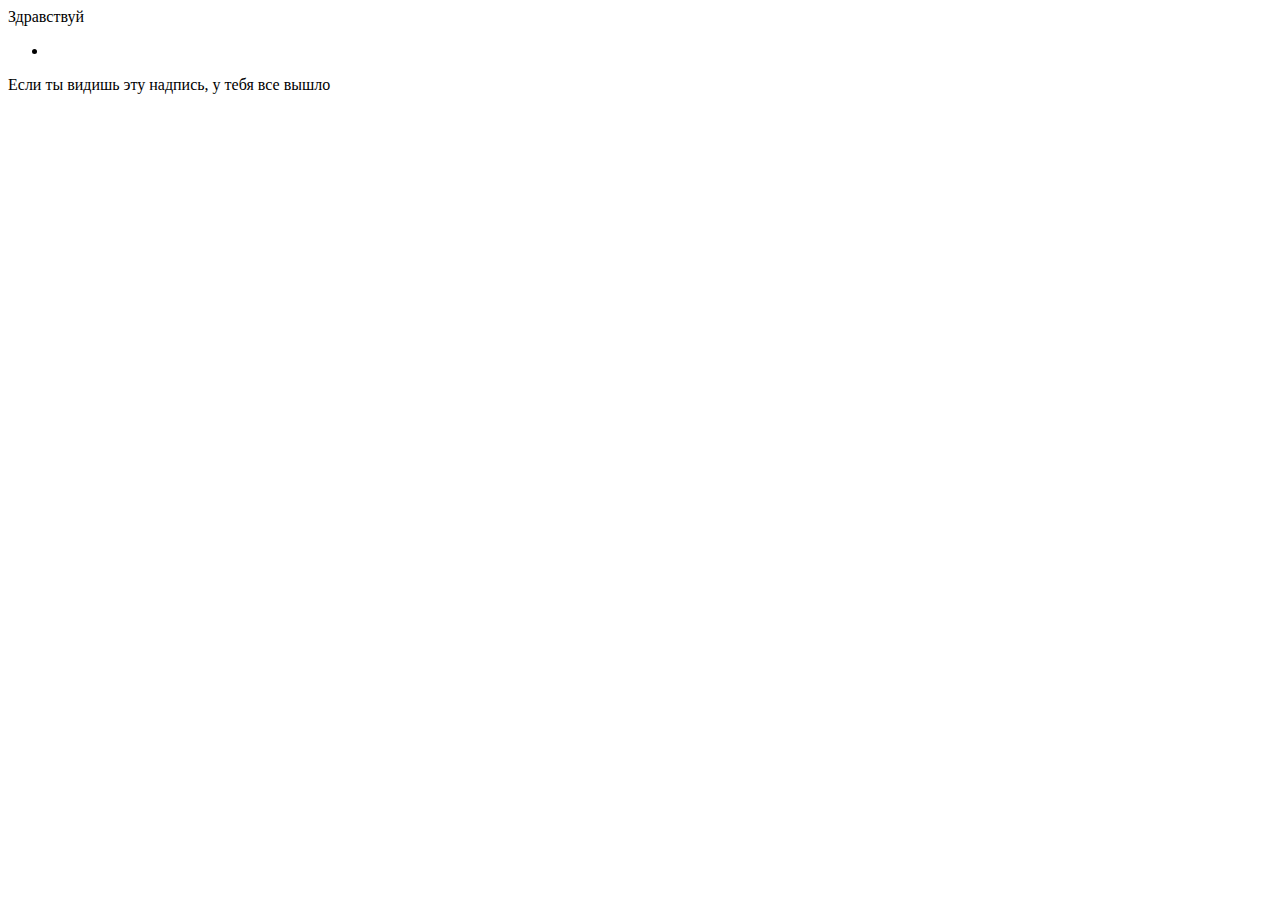
<file: index.html>
<!DOCTYPE html>
<html lang="ru">
    <head>
        <title></title>
        <meta charset="UTF-8">
    </head>
    <body>
        <div>Здравствуй</div>
        <ul>
            <li></li>
        </ul>
        <div>Если ты видишь эту надпись, у тебя все вышло</div>
    </body>
</html>
</file>
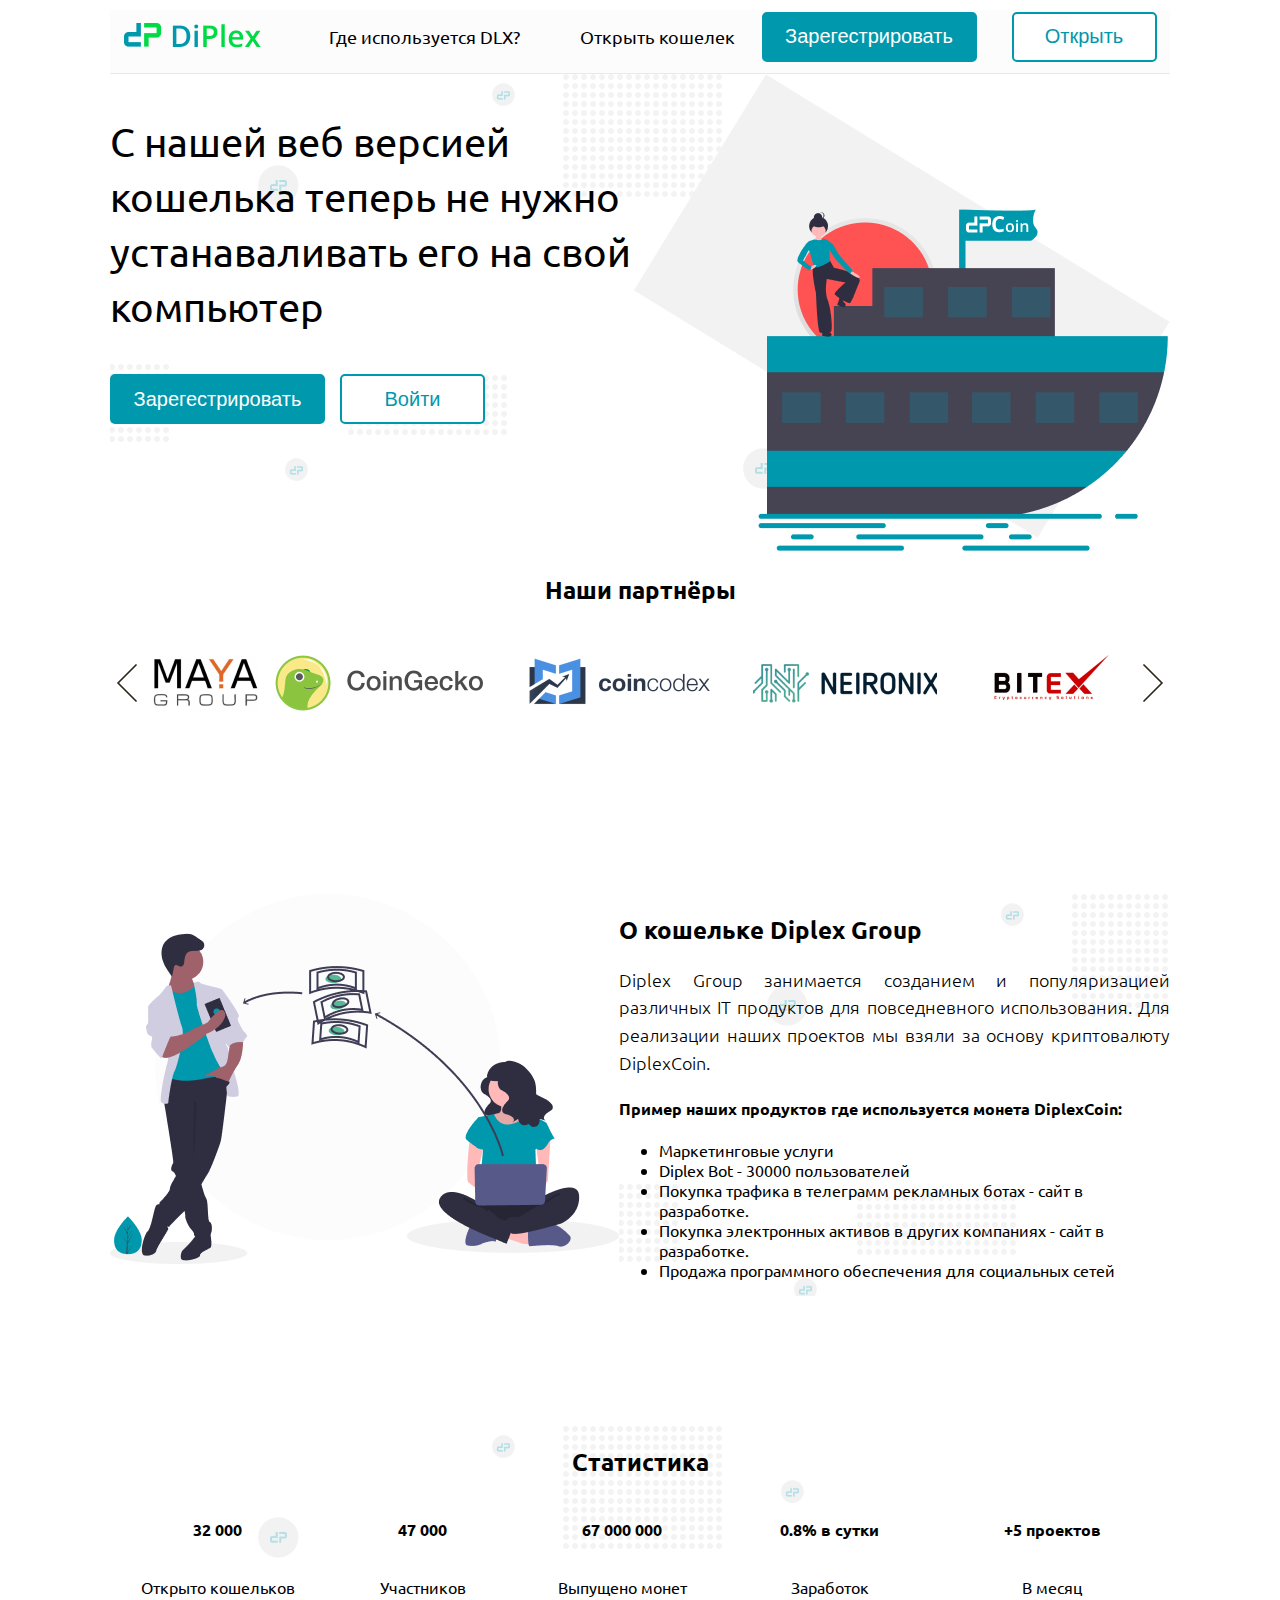
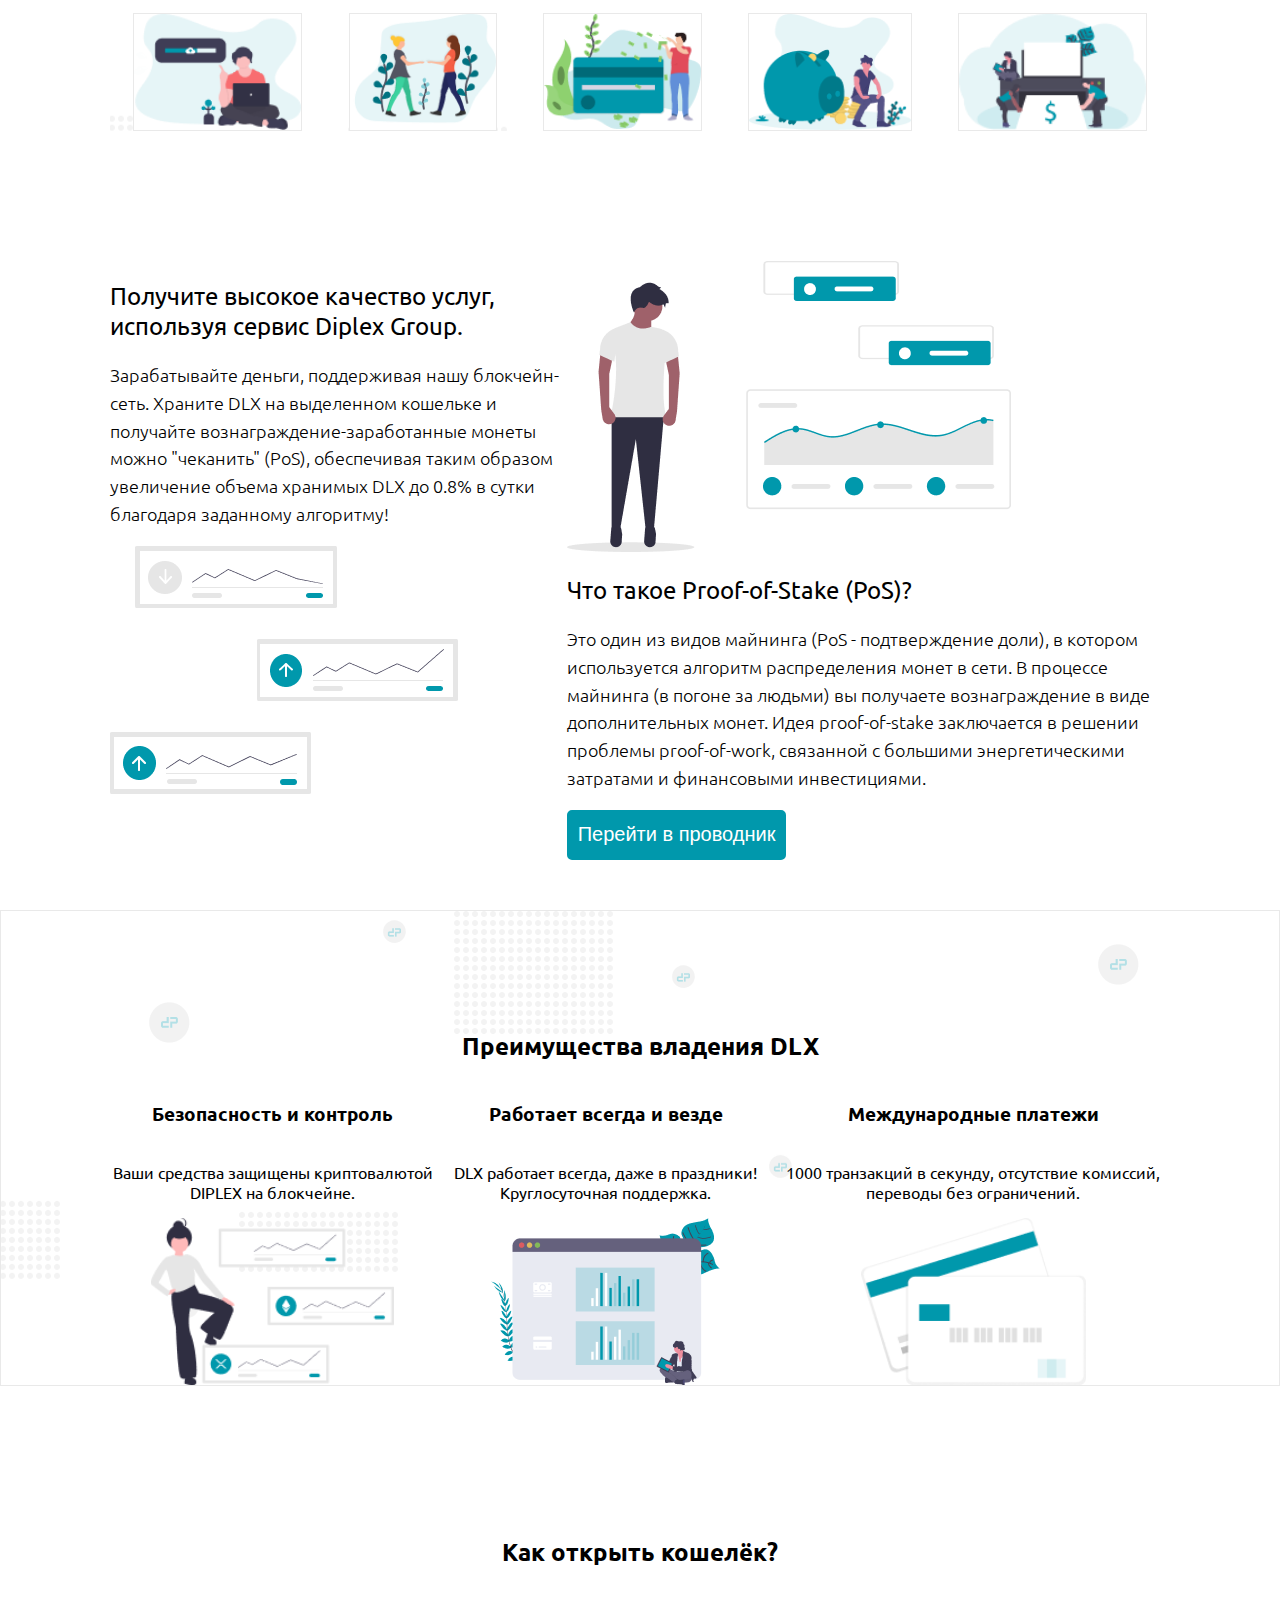
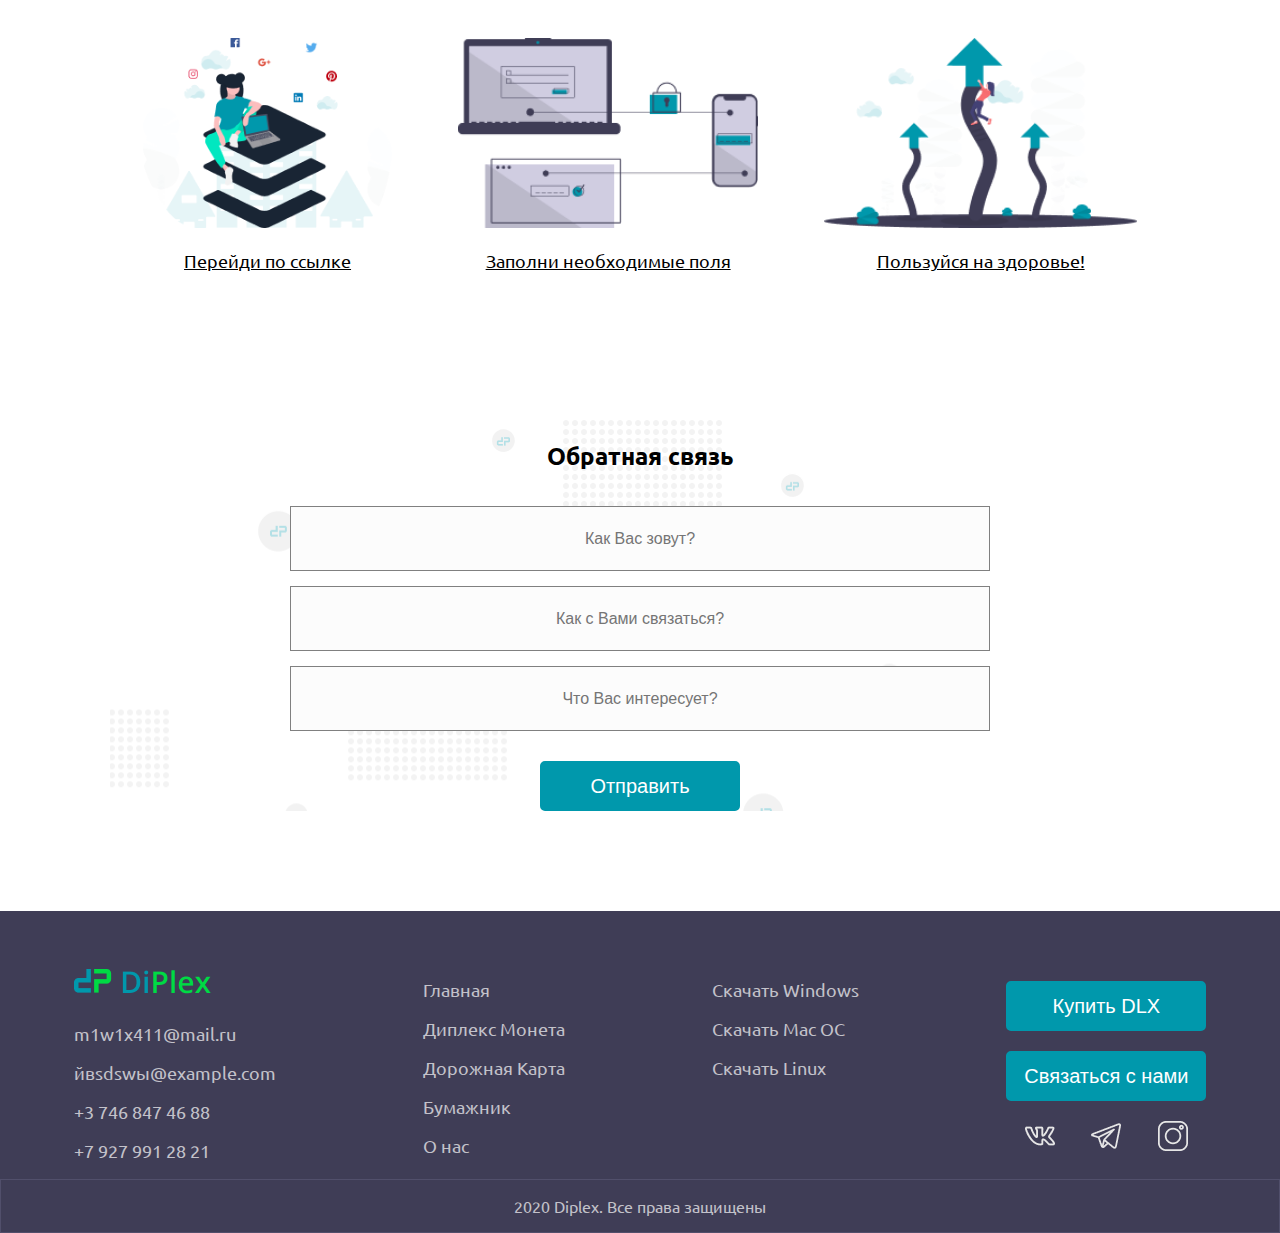
<file: qqqq/pf.html>
<!DOCTYPE html>
<html lang="ru">

<head>
    <meta charset="UTF-8">
    <meta name="viewport" content="width=device-width, initial-scale=1.0">
    <link rel="stylesheet" href="../qqqq/pf.css">
    <link href="https://fonts.googleapis.com/css2?family=Ubuntu&display=swap" rel="stylesheet">
    <title>Document</title>
</head>

<body>
    <header class="header">  
            <div class="header-m-l">
            <img src="../img1/Group 133.png" alt="mn">
            </div>
            <div class="title_img">
                <img src="../img1/Group 58.png" alt="img">
            </div>
            <div class="title_img2">
                <img src="../img1/Group 25.png" alt="">
            </div>
            <div>
            <ul class="uul">
                <li class="li_1">Где используется DLX?</li>
                <li class="li_2">Открыть кошелек</li>
            </ul>
            </div>
            <div class="button_gl">

                <button class="button_1">Зарегестрировать</button>
                <button class="button_2">Открыть</button>
            </div>
            <div class="header-m-ru">
                <p>RU</p>
                <img src="../img1/Polygon 2.png" height="8px" alt="pl">
            </div>
    </header>
    <main class="main">
    <div class="bblock">
    <div class="block_1">
            <p class="ptext">С нашей веб версией кошелька теперь не нужно устанаваливать его на свой компьютер</p>
            <div class="button_gl bbutton">
            <button class="button-block">Зарегестрировать</button>
            <button class="button-block1">Войти</button>
        </div>
        </div>
    <div class="block-6">
        <img class="img6" src="../img1/ill.png" alt="bl-6">
    </div>
    <div class="block-66">
        <img src="../img1/Group 550.png" alt="">
    </div>
    </div>
    <div class="part_0">
        <div class="partner">
            <h2>Наши партнёры</h2>
        </div>
        <div class="part">
            <div class="arrow">
                <img src="../img1/Arrow1.png" alt="arr">
            </div>
            <div class="img_4">
                <img src="../img1/Aae5-d4GQsw 1.png" alt="i4">
            </div>
            <div class="img_1">
                <img src="../img1/1111.png" alt="i1">
            </div>
            <div class="img_2">
                <img src="../img1/1_iWchPcVkVE_sQsisA0dA7Q 1.png" alt="i2">
            </div>
            <div class="img_3">
                <img src="../img1/dcxf.png" alt="i3">
            </div>
            <div class="img_5">
                <img src="../img1/9999.png" alt="i5">
            </div>
            <div class="arrow1">
                <img src="../img1/Arrow.png" alt="arr1">
            </div>
        </div>
    </div>
    <div class="textt">
        <div class="iimg">
            <img src="../img1/undraw_transfer_money_rywa 1.png" alt="ii">
        </div>
        <div class="ttext">
            <div class="ttext-h">
            <h2>О кошельке Diplex Group</h2>
            <p>Diplex Group занимается созданием и популяризацией различных IT продуктов для повседневного использования. Для реализации наших проектов мы взяли за основу криптовалюту DiplexCoin.</p>
            <h4>Пример наших продуктов где используется монета DiplexCoin:</h4>
        </div>
            <ul>
                <li>Маркетинговые услуги</li>
                <li>Diplex Bot - 30000 пользователей</li>
                <li>Покупка трафика в телеграмм рекламных ботах - сайт в разработке.</li>
                <li>Покупка электронных активов в других компаниях - сайт в разработке.</li>
                <li>Продажа программного обеспечения для социальных сетей</li>
            </ul>
        </div>
        </div>
    </div>
    <div class="stat">
        <div class="stat-gl">
            <h2>Статистика</h2>
        </div>
        <div class="stat_img">
            <div class="statimg">
                <h4>32 000</h4>
                <p>Открыто кошельков</p>
                <img class="imgsi" src="../img1/undraw_uploading_go67 2.png" height="118" alt="si">
            </div>
            <div class="statimg1">
                <h4>47 000</h4>
                <p>Участников</p>
                <img class="imgsi" src="../img1/undraw_btc_p2p_lth5 1.png" height="118" alt="si1">
            </div>
            <div class="statimg2">
                <h4>67 000 000</h4>
                <p>Выпущено монет</p>
                <img class="imgsi" src="../img1/undraw_make_it_rain_iwk4 1.png" height="118" alt="si2">
            </div>
            <div class="statimg3">
                <h4>0.8% в сутки</h4>
                <p>Заработок</p>
                <img class="imgsi" src="../img1/undraw_Savings_dwkw.png" height="118" alt="si3">
            </div>
            <div class="statimg4">
                <h4>+5 проектов</h4>
                <p>В месяц</p>
                <img class="imgsi" src="../img1/undraw_printing_invoices_5r4r 1.png" height="118" alt="si4">
            </div>
        </div>
        </div>
    </div>
    <div class="bln2">
        <div class="bln_2">
            <h2>Получите высокое качество услуг, используя сервис Diplex Group.</h2>
            <p>Зарабатывайте деньги, поддерживая нашу блокчейн-сеть. Храните DLX на выделенном кошельке и получайте вознаграждение-заработанные монеты можно "чеканить" (PoS), обеспечивая таким образом увеличение объема хранимых DLX до 0.8% в сутки благодаря
                заданному алгоритму!</p>
            <img src="../img1/789.png" alt="bl2">
        </div>
        <div class="bln3">
            <img class="pl1" src="../img1/undraw_data_reports_706v 1.png" alt="bl3">
            <img class="pl" src="../img1/Group 172.png" alt="">
            <h2>Что такое Proof-of-Stake (PoS)?</h2>
            <p>Это один из видов майнинга (PoS - подтверждение доли), в котором используется алгоритм распределения монет в сети. В процессе майнинга (в погоне за людьми) вы получаете вознаграждение в виде дополнительных монет. Идея proof-of-stake заключается
                в решении проблемы proof-of-work, связанной с большими энергетическими затратами и финансовыми инвестициями.</p>
            <button class="button_gl button25">Перейти в проводник</button>
        </div>
    </div>
<div class="advantages">
    <div class="a-title">
        <h2>Преимущества владения DLX</h2>
    </div>
    <div class="a-img">
    <div class="a-c1">
<h3>Безопасность и контроль</h3>
<p>Ваши средства защищены криптовалютой

    DIPLEX на блокчейне.
    </p>
    <img class="a-i" src="../img1/undraw_crypto_portfolio_2jy5 1.png" height="167" alt="2jy5">
    </div>
    <div class="a-c2">
        <h3>Работает всегда и везде</h3>
        <p>DLX работает всегда, даже в праздники!
            Круглосуточная поддержка.</p>
            <img class="a-i" src="../img1/undraw_revenue_3osh 1.png" height="167" alt="3osh">
    </div>
    <div class="a-c3">
        <h3>Международные платежи</h3>
        <p>1000 транзакций в секунду, отсутствие комиссий, переводы без ограничений.</p>
        <img class="a-i" src="../img1/undraw_Credit_card_3ed6 1.png" height="167" alt="3ed6">
    </div>
</div>
</div>
<div class="htow">
<div class="title_htow">
    <h2>Как открыть кошелёк?</h2>
</div>
<div class="img_htow">
    <div class="imght1">
        <img class="ih" src="../img1/undraw_buffer_wq43 1.png" height="190" alt="wq">
        <h3>Перейди по ссылке</h3>
    </div>
    <div class="imght2">
        <img class="ih" src="../img1/undraw_two_factor_authentication_namy 1.png" height="190" alt="tw">
        <h3>Заполни необходимые поля</h3>
    </div>
    <div class="imght3">
        <img class="ih" src="../img1/undraw_update_uxn2 1.png" height="190" alt="ux">
        <h3>Пользуйся на здоровье!</h3>
    </div>
</div>
</div>
<div class="fb">
<div class="fb_l">
    <img src="../img1/Group 75.png" alt="75">
</div>
<div class="fb_c">
    <div class="fbc_h">
    <h2>Обратная связь</h2>
</div>
<div class="fbc">
<input placeholder="Как Вас зовут?" type="text">
<input placeholder="Как с Вами связаться?" type="text">
<input placeholder="Что Вас интересует?" type="text">
<div class="fbc-b">
    <button class="fbcb">Отправить</button>
</div>
</div>
</div>
<div class="fb_r">
    <img src="../img1/Group 81.png" alt="gr">
</div>
</div>
    </main>
<footer>
    <div class="f">
        <div class="f1">
            <div class="f1p">
                <div class="f1pimg">
            <img src="../img1/Group 58.png" alt="pn"></div>
            <p class="ll">m1w1x411@mail.ru</p>
            <p class="kk">йвsdswы@example.com</p>
            <p class="xx">+3 746 847 46 88</p>
            <p class="xx">+7 927 991 28 21</p>
        </div>
        <div class="f2">
           
            <p>Главная </p>
            <p>Диплекс Монета</p>
            <p>Дорожная Карта</p>
            <p>Бумажник</p>
            <p>О нас</p>
        </div>
        <div class="f3">
            <p>Скачать Windows</p>
            <p>Скачать  Mac OC</p>
            <p>Скачать  Linux</p>
        </div>
        <div class="f4">
<div class="f4b1">
    <button class="bf4b1">Купить DLX</button>
</div>
<div class="f4b2">
    <button class="bf4b2">Связаться с нами</button>
</div>
<div class="f-img">
<div class="f4img1">
    <img src="../img1/vk.png" alt="png">
</div>
<div class="f4img2">
    <img src="../img1/telegram.png" alt="lk">
</div>
<div class="f4img3">
    <img src="../img1/instagram.png" alt="vm">
</div>
</div>
        </div> 
        </div>
    </div>
    <div class="rrrr">
    <div class="fn2">
            <div class="fn2p">
                <p>2020 Diplex. Все права защищены</p>
            </div>
        </div>
    </div>
</footer>
</body>
</html>
</file>
<file: qqqq/pf.css>
body {
    font-family: 'Ubuntu', sans-serif;
    background: #FFFFFF;
    overflow-x: hidden;
    padding: 0;
    margin: 0;
}
.header {
    margin: 0 110px 0 110px;
}
.main {
    margin: 0 110px 0 110px;
}
.header {
    display: flex;
    margin-top: 10px;
    background-color: #FCFCFC;
    border-bottom: 1px solid #E9E9E9;
    padding-bottom: 10px;
    justify-content: space-around;
    align-items: center;
}
.uul {
    display: flex;
    justify-content: space-around;
    list-style: none;
    text-decoration: none;
}
.uul .li_1, .li_2{
    font-style: normal;
    font-weight: normal;
    font-size: 18px;
    line-height: 21px;
}
.li_1 {
    margin-right: 60px;
}
.button_gl {
    color: white;
    font-size: 20px;
}
.button_gl button{
    border-radius: 5px;
    font-style: normal;
    font-weight: normal;
    font-size: 20px;
    line-height: 23px;
    text-align: center;
    border: 2px solid #0098AC;
    height: 50px;
}
.button_1 {
    background: #0098AC;
    margin-right: 30px;
    width: 215px;
    color: #FFFFFF;
}
.button_2 {
    background: #FFFFFF;
    width: 145px;
    color: #0098AC;
}
.bblock {
    display: flex;
    justify-content: space-around;
}
.ptext {
font-style: normal;
font-weight: normal;
font-size: 40px;
line-height: 55px;
}
.block_1 {
    display: flex;
    flex-direction: column;
}
.button-block {
    background: #0098AC;
    width: 215px;
color: #FFFFFF;
text-align: center;
}
.button-block1 {
    background: #FFFFFF;
color: #0098AC;
margin-left: 10px;
    width: 145px;
}
.partner {
    display: flex;
    justify-content: center;
}
.part {
    display: flex;
    justify-content: space-around;
    align-items: center;
}
.img_5 {
    margin-top: 15px;
}
.textt {
    display: flex;
    margin-top: 150px;
    justify-content: space-around;
font-style: normal;
}
.ttext-h p {
font-style: normal;
font-weight: 300;
font-size: 18px;
line-height: 154.4%;
text-align: justify;
}
.stat-gl {
    display: flex;
    justify-content: center;
    margin-top: 130px;
}
.stat_img {
    display: flex;
    flex-direction: row;
    justify-content: space-around;
    align-items: center;
}
.mobile-stat, .mobile-stat2 {
    display: flex;
    flex-direction: row;
    justify-content: space-around;
    align-items: center;
}
.mobile-stat2 {
    margin-top: 20px;
}
.statimgm, .statimg1m, .statimg2m, .statimg3m, .statimg4m {
    display: flex;
    flex-direction: column;
   align-items: center;
}
.imgsi {
    background: #FFFFFF;
border: 1px solid #E9E9E9;
box-sizing: border-box;
}
.statimg, .statimg1, .statimg2, .statimg3, .statimg4 {
    display: flex;
    align-items: center;
    flex-direction: column;
}
.bln2 {
    display: flex;
    margin-top: 130px;
    justify-content: space-around;
}
.bln2 h2 {
    font-style: normal;
font-weight: normal;
}
.bln2 p {
    font-style: normal;
font-weight: 300;
font-size: 18px;
line-height: 154.4%;
}
.button25 {
    border-radius: 5px;
    background: #0098AC;
color: #FFFFFF;
    height: 50px;
    border: 5px solid #0098AC;
}
.advantages {
    margin: 50px -110px 0 -110px;
    padding: 0 110px 0 110px;
background: #FCFCFC;
border: 1px solid #E9E9E9;
box-sizing: border-box;
}
.advantages h3 {
    font-style: normal;
    text-align: center;
}
.advantages p { 
    font-style: normal;
    font-weight: normal;
    text-align: center;
}
.a-title {
    display: flex;
    justify-content: space-around;
    margin-top: 100px;
}
.a-img {
    display: flex;
    justify-content: space-around;
    align-items: center;
}
.a-c1, .a-c2, .a-c3 {
    display: flex;
    flex-direction: column;
    align-items: center;
}
.htow {
    justify-content: space-around;
}
.htow h3 {
    font-style: normal;
font-weight: normal;
font-size: 18px;
line-height: 128.9%;
text-align: center;
text-decoration-line: underline;
}
.title_htow {
    display: flex;
    justify-content: center;
    margin-top: 130px;
}
.img_htow {
    display: flex;
    flex-direction: row;
    justify-content: space-around;
    align-items: center;
    margin-top: 50px;
}
.fb {
    display: flex;
    justify-content: space-around;
    margin-top: 130px;
}
.fbc {
    display: flex;
    flex-direction: column;
}
.fbc_h {
    text-align: center;
}
.fbc input {
height: 65px;
width: 700px;
margin-top: 15px;
font-style: normal;
font-weight: 300;
font-size: 16px;
line-height: 154.4%;
text-align: center;
color: gray;
background: #FCFCFC;
border: 1px solid gray;
box-sizing: border-box;
}
.fbc-b {
    display: flex;
    justify-content: center;
}
.fbcb {
    border-radius: 5px;
margin-top: 30px;
    background: #0098AC;
color: #FFFFFF;
font-style: normal;
font-weight: normal;
font-size: 20px;
width: 200px;
height: 50px;
border: 2px solid #0098AC;
}
.f {
background: #3F3D56;
margin-top: 100px;
}
.f1 {
    display: flex;
    justify-content: space-around ;
padding-top: 50px;
}
.f1p, .f2, .f3 {
font-style: normal;
font-weight: normal;
font-size: 18px;
line-height: 21px;
color: rgba(255, 255, 255, 0.7);
}
.bf4b1, .bf4b2 {
    border-radius: 5px;
    background: #0098AC;
color: #FFFFFF;
font-style: normal;
font-weight: normal;
font-size: 20px;
width: 200px;
height: 50px;
border: 2px solid #0098AC;
}
.bf4b1{
    margin-top: 20px; 
}
.bf4b2 {
margin-top: 20px;
}
.f-img {
    display: flex;
    justify-content: space-around; 
    margin-top: 20px;
}
.fn2 {
    text-align: center;
    align-items: center;
    justify-content: space-around;
color: rgba(255, 255, 255, 0.7);
background: #3F3D56;
border: 1px solid #514F6B;
}
@media (max-width: 1600px){
    .header-m-l, .header-m-ru, .block-66, .pl{
        display: none;
    }
    body {
        font-family: 'Ubuntu', sans-serif;
    }
    .bblock, .ttext, .stat, .advantages, .fb {
        background: url(../img1/background.png);
    }
}
@media (min-width: 1600px) and (max-width: 3840px){ 
    .header-m-l, .title_img2, .header-m-ru, .block-66, .pl{
        display: none;
    }
    .bblock, .ttext, .stat, .advantages, .fb {
        background: url(../img1/background.png);
    }
}
@media (max-width: 1200px){
    .bblock, .ttext, .stat, .advantages, .fb {
        background: url(../img1/background.png);
    }
    .title_img2, .pl {
        display: none;
    }
    .header, .main {
        margin: 0;
    }
    .arrow, .img_4{
        margin-right: 0;
    }
    .textt, .stat, .bln2 {
        margin: 200px 10px 0 10px;
    }
    .advantages{
        margin: 0;
        padding: 0;
    }
}
@media (max-width: 1330px){
    .fb_r, .fb_l {
        display: none;
    }
}
@media (min-width: 1201px) and (max-width: 1600px){
    .title_img2, .pl {
        display: none;
    }
    .bblock, .ttext, .stat, .advantages, .fb {
        background: url(../img1/background.png);
    }
}
@media (max-width: 992px) {
    .bblock, .ttext, .stat, .advantages, .fb {
        background: url(../img1/background.png);
    }
    .img_5,.fb_l, .fb_r, .header-m-l, .header-m-ru, .block-6, .pl{
        display: none;
    }
    .block-66{
        display: initial;
        display: flex;
        align-items: center;
    }
    .patner {
        margin-top: 40px;
    }
    .bln_2, .bln3, .img_htow{
        display: flex;
        flex-direction: column;
        align-items: center;
    }
    .bln_2, .bln3 {
        margin: 0 20px 0 20px;
    }
     
    .header, .main  {
        margin: 0;
    }
    .button_1 {
      margin-right: 0px;
      margin-bottom: 10px;
    }
    .ttext {
        margin: 0 15px 0 15px;
    }
    .a-c3 h3 {
        margin-top: 4px;
    }
}
@media (min-width: 769px) and (max-width: 860px) {
    .img_4, .f3 {
        display: none;
    }
    .header, .main {
        margin: 0 10px 0 10px;
    }
    .textt {
        display: flex;
        flex-direction: column-reverse;
        align-items: center;
    }
    .ttext-h h2 {
        text-align: center;
    }
    .stat_img {
        flex-wrap: wrap;
       }
       .a-img{
        display: flex;
        flex-direction: column;
    }
    .img_htow {
        display: flex;
        flex-direction: column;
    }
    .ih {
        margin-top: 50px;
    }
    .pl1 {
        width: 100%;
    }
}
@media (max-width: 768px){
    .uul, .button_1, .button_2,
    .button-block, .button-block1, .xx, .img_4, .img_5, 
    .f2, .f3, .iimg, .block-6, .bln_2 img, .img_1, .pl {
display: none;
    }
    .bblock, .ttext, .stat, .advantages, .fb {
        background: url(../img1/background.png);
    }
    .header-m-l, .button_gl {
        display: initial;
    }
    .ttext-h h2 {
        margin-top: 30px;
    }
    .ttext-h p {
        text-align: center;
    }
    .header {
        margin: 0 50px 0 50px;
    }
    .main {
        margin: 0;
    }
    .bblock {
        display: flex;
        flex-direction: column;
        align-items: center;
    }
    .partner {
        margin-top: 50px;
    }
    .stat_img {
     flex-wrap: wrap;
    }
    .title_img{
        margin: auto;
    }
    .header-m-ru{
        display: flex;
        align-items: center;
    }
    .ptext {
        font-size: 32px;
        text-align: center;
    }
    .ttext, .stat {
        margin: 20px 15px 0 15px;
    }
    .textt {
        margin-top: 20px;
        display: flex;
        flex-direction: column-reverse;
    }
    .ttext-h h2 {
        text-align: center;
    }
    .stat-gl {
        margin-top: 25px;
    }
    .statimgm {
        margin-left: 75px;
    }
    .bln2 {
        display: flex;
        flex-direction: column;
        align-items: center;
    }
    .bln_2, .bln3 {
        text-align: center;
        margin: 0 15px 0 15px;
    }
    .a-img{
        display: flex;
        flex-direction: column;
    }
    .a-c2, .a-c3 h3 {
        margin-top: 50px;
    }
    .img_htow {
        display: flex;
        flex-direction: column;
    }
    .ih {
        margin-top: 50px;
    }
    .fbc input {
        height: 45px;
        width: 400px;
        margin-top: 15px;
        font-style: normal;
        font-weight: 300;
        font-size: 16px;
        line-height: 154.4%;
        text-align: center;
        color: gray;
        background: #FCFCFC;
        border: 1px solid gray;
        box-sizing: border-box;
    }
    .f1 {
        display: flex;
        flex-direction: column;
        align-items: center;
    }
    .f1pimg {
        display: flex;
        flex-direction: column;
        align-items: center;
    }
    .f4img2{
        margin-left: 18px;
        margin-right: 18px;
    }
}

@media (max-width: 576px) {
    .bblock, .ttext, .stat, .advantages, .fb {
        background: url(../img1/background.png);
    }
    .block-6, .img_1, .img_3{
        display: none;
    }
    .header {
        margin: 0 30px 0 30px;
    }
    .bblock {
        display: flex;
        flex-direction: column;
        margin: 0 30px 0 30px;
    }
    .ptext {
       text-align: center;
    }
.partner, .ttext-h h2{
    margin-top: 60px;
}
.bln_2, .bln3 {
    text-align: center;
}
.ttext {
    margin-left: 15px;
}
.f1, .f1pimg {
    display: flex;
    flex-direction: column;
    align-items: center;
}
.f4img2{
    margin-left: 18px;
    margin-right: 18px;
}
}
@media (max-width: 480px){
    .img_3, .pl1, .title_img {
        display: none;
    }
    .bblock, .ttext, .stat, .advantages, .fb {
        background: url(../img1/background.png);
    }
    .pl {
        display: initial; 
    }
    .title_img2 {
        display: initial;
    margin: 0 100px 0 120px;
    }
    .ttext {
        margin: 0 10px 0 10px;
    }
    .ttext-h p {
text-align: center;
    }
    .stat {
        margin-left: 10px;
    }
.fbc input {
    height: 35px;
width: 300px;
margin-top: 15px;
font-style: normal;
font-weight: 300;
font-size: 16px;
line-height: 154.4%;
text-align: center;
color: gray;
background: #FCFCFC;
border: 1px solid gray;
box-sizing: border-box;
}
.a-title {
    text-align: center;
}
}
@media (max-width: 330px) {
    .block-66 img {
        width: 95%;
    }
    .ih {
        width: 95%;
    }
}
</file>
